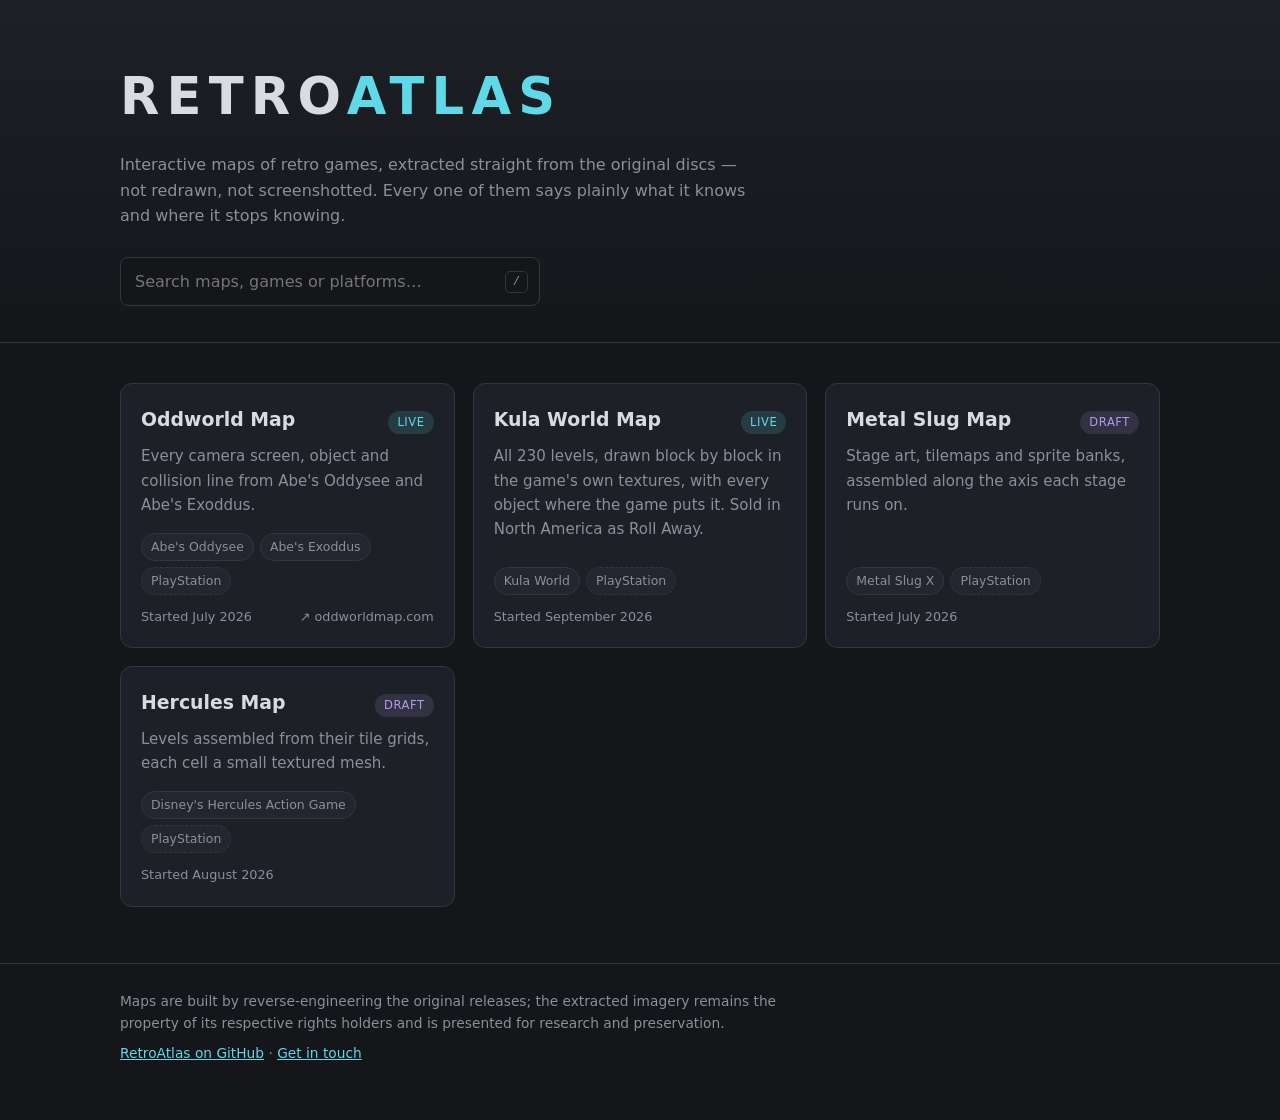
<file: public/index.html>
<!doctype html>
<html lang="en">
  <head>
    <meta charset="utf-8" />
    <meta name="viewport" content="width=device-width, initial-scale=1" />
    <meta name="color-scheme" content="dark" />
    <meta name="theme-color" content="#14161a" />
    <title>RetroAtlas — interactive maps of retro games</title>
    <meta
      name="description"
      content="Interactive maps of retro games, extracted straight from the original discs. Every stage, screen and object, browsable in the open."
    />

    <link rel="icon" href="favicon.svg" type="image/svg+xml" />
    <link rel="canonical" href="https://retroatlas.org/" />

    <meta property="og:type" content="website" />
    <meta property="og:url" content="https://retroatlas.org/" />
    <meta property="og:title" content="RetroAtlas — interactive maps of retro games" />
    <meta
      property="og:description"
      content="Interactive maps of retro games, extracted straight from the original discs."
    />
    <meta property="og:image" content="https://retroatlas.org/og.png" />
    <meta property="og:image:width" content="1200" />
    <meta property="og:image:height" content="630" />
    <meta
      property="og:image:alt"
      content="The RetroAtlas wordmark over the words: mapped from the source."
    />
    <meta name="twitter:card" content="summary_large_image" />

    <link rel="stylesheet" href="css/main.css" />
  </head>
  <body>
    <header>
      <div class="wrap">
        <h1>RETRO<span>ATLAS</span></h1>
        <p class="tagline">
          Interactive maps of retro games, extracted straight from the original discs — not redrawn, not
          screenshotted. Every one of them says plainly what it knows and where it stops knowing.
        </p>
        <div class="find">
          <input
            id="q"
            type="search"
            placeholder="Search maps, games or platforms…"
            autocomplete="off"
            aria-label="Search maps, games or platforms"
          />
          <kbd>/</kbd>
        </div>
      </div>
    </header>

    <main>
      <div class="wrap">
        <p id="count" class="sr" role="status"></p>
        <div id="grid" class="grid"></div>
        <p id="empty" class="empty" hidden>No map matches that.</p>
      </div>
    </main>

    <footer>
      <div class="wrap">
        <p>
          Maps are built by reverse-engineering the original releases; the extracted imagery remains the property
          of its respective rights holders and is presented for research and preservation.
        </p>
        <p><a href="https://github.com/RetroAtlas">RetroAtlas on GitHub</a> · <a id="contact">Get in touch</a></p>
      </div>
    </footer>

    <script type="module" src="js/main.js"></script>
  </body>
</html>
</file>
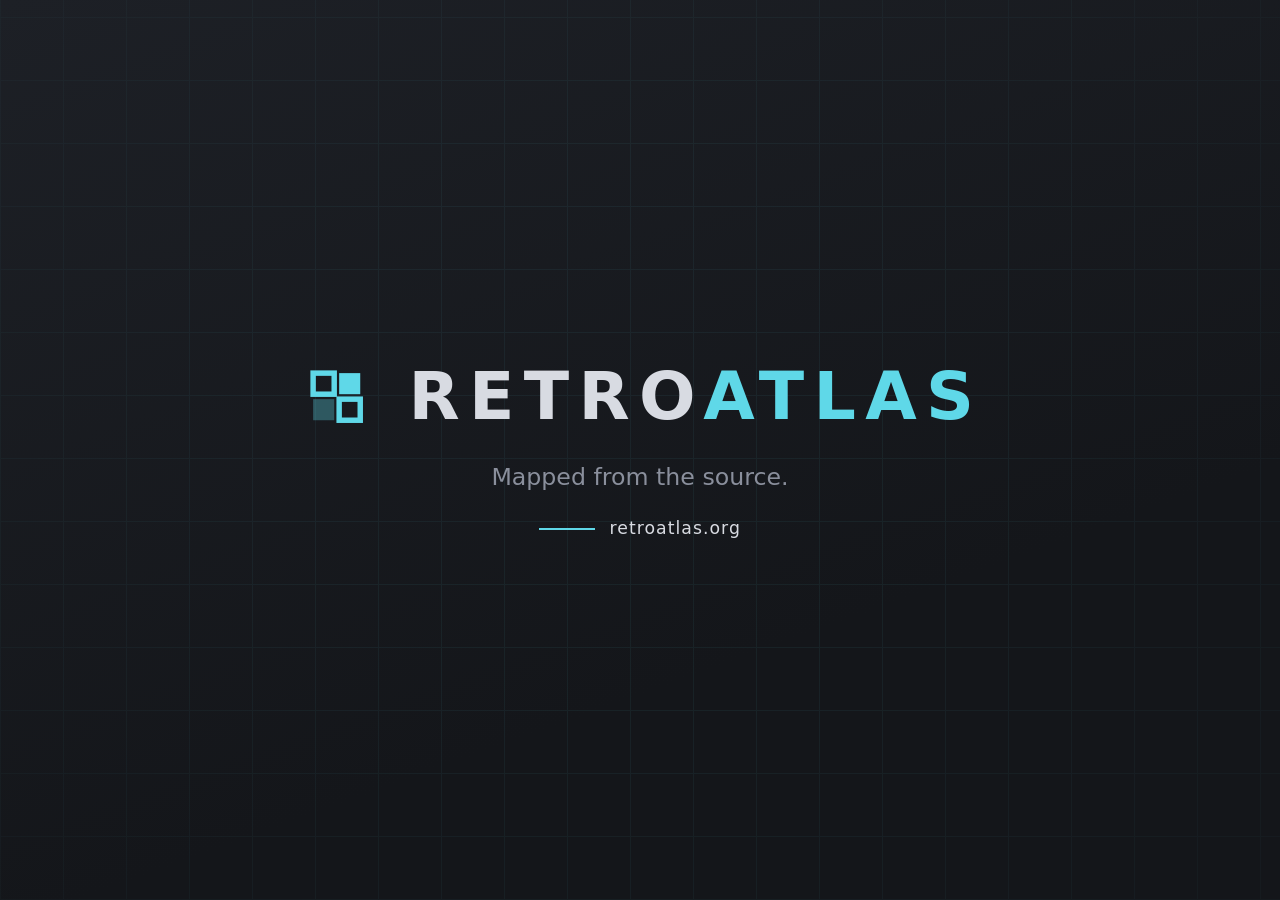
<file: tools/banner.html>
<!doctype html>
<html lang="en">
  <head>
    <meta charset="utf-8" />
    <style>
      :root {
        --bg: #14161a;
        --panel: #1d2026;
        --text: #d8dbe2;
        --dim: #8a8f9c;
        --accent: #5fd8e8;
      }

      * {
        box-sizing: border-box;
      }

      html,
      body {
        margin: 0;
        padding: 0;
        width: 100%;
        height: 100%;
      }

      body {
        display: flex;
        align-items: center;
        justify-content: center;
        overflow: hidden;
        background: linear-gradient(160deg, var(--panel), var(--bg) 68%);
        color: var(--text);
        font: 16px/1.6 ui-sans-serif, system-ui, -apple-system, "Segoe UI", Roboto, sans-serif;
      }

      /* Faint grid, fading out from the centre, so the crop each platform takes still lands on it. */
      body::before {
        content: "";
        position: absolute;
        inset: 0;
        background:
          repeating-linear-gradient(0deg, #5fd8e8 0 1px, transparent 1px 7vh),
          repeating-linear-gradient(90deg, #5fd8e8 0 1px, transparent 1px 7vh);
        opacity: 0.06;
        mask-image: radial-gradient(120% 150% at 50% 50%, #000 20%, transparent 78%);
      }

      .lockup {
        position: relative;
        display: flex;
        flex-direction: column;
        align-items: center;
        text-align: center;
        padding: 0 6vw;
      }

      .top {
        display: flex;
        align-items: center;
        gap: min(3.4vh, 1.8vw);
      }

      .mark {
        width: min(13vh, 6.2vw);
        height: min(13vh, 6.2vw);
        flex: none;
      }

      h1 {
        margin: 0;
        font-size: min(11vh, 5.2vw);
        line-height: 1;
        letter-spacing: 0.14em;
        font-weight: 700;
        text-indent: 0.14em;
      }

      h1 span {
        color: var(--accent);
      }

      p {
        margin: min(3.4vh, 1.9vw) 0 0;
        color: var(--dim);
        font-size: min(3.6vh, 1.85vw);
        line-height: 1.4;
      }

      .foot {
        display: flex;
        align-items: center;
        gap: min(2vh, 1.1vw);
        margin-top: min(3vh, 1.7vw);
      }

      .foot i {
        width: min(9vh, 4.4vw);
        height: 2px;
        background: var(--accent);
      }

      .foot span {
        font-size: min(2.6vh, 1.35vw);
        letter-spacing: 0.06em;
      }
    </style>
  </head>
  <body>
    <div class="lockup">
      <div class="top">
        <svg class="mark" viewBox="0 0 32 32" xmlns="http://www.w3.org/2000/svg">
          <g fill="none" stroke="#5fd8e8" stroke-width="2.2">
            <rect x="6.5" y="6.5" width="8.5" height="8.5" />
            <rect x="17" y="17" width="8.5" height="8.5" />
          </g>
          <rect x="17" y="6.5" width="8.5" height="8.5" fill="#5fd8e8" />
          <rect x="6.5" y="17" width="8.5" height="8.5" fill="#5fd8e8" opacity="0.32" />
        </svg>
        <h1>RETRO<span>ATLAS</span></h1>
      </div>
      <p>Mapped from the source.</p>
      <div class="foot"><i></i><span>retroatlas.org</span></div>
    </div>
  </body>
</html>
</file>
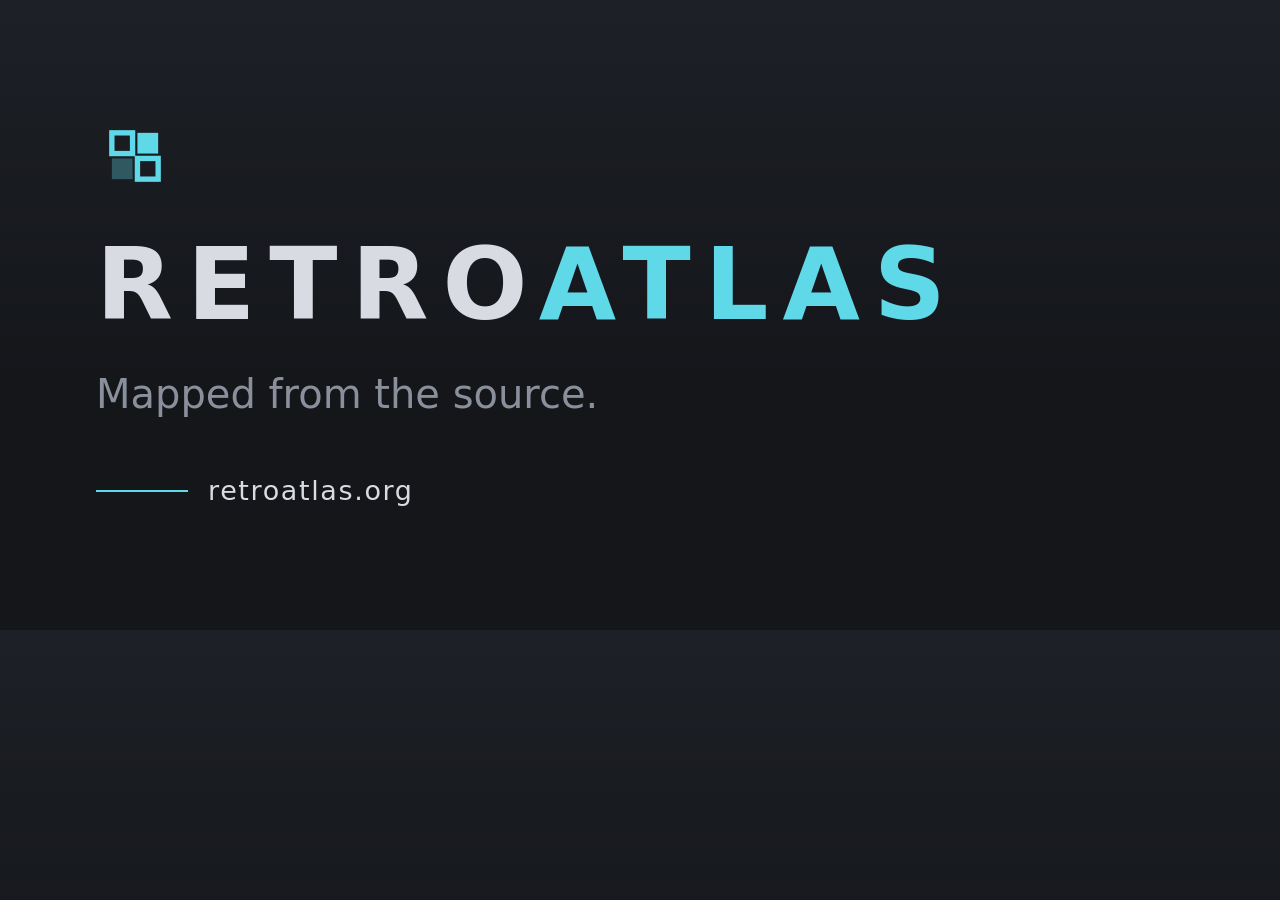
<file: tools/og.html>
<!doctype html>
<html lang="en">
  <head>
    <meta charset="utf-8" />
    <style>
      :root {
        --bg: #14161a;
        --panel: #1d2026;
        --text: #d8dbe2;
        --dim: #8a8f9c;
        --line: #32363f;
        --accent: #5fd8e8;
      }

      * {
        box-sizing: border-box;
      }

      html,
      body {
        margin: 0;
        padding: 0;
      }

      body {
        width: 1200px;
        height: 630px;
        display: flex;
        flex-direction: column;
        justify-content: center;
        padding: 0 96px;
        position: relative;
        overflow: hidden;
        background: linear-gradient(180deg, var(--panel), var(--bg) 62%);
        color: var(--text);
        font: 16px/1.6 ui-sans-serif, system-ui, -apple-system, "Segoe UI", Roboto, sans-serif;
      }

      .mark {
        width: 78px;
        height: 78px;
        margin-bottom: 40px;
      }

      h1 {
        margin: 0;
        font-size: 100px;
        line-height: 1;
        letter-spacing: 0.14em;
        font-weight: 700;
      }

      h1 span {
        color: var(--accent);
      }

      p {
        margin: 30px 0 0;
        color: var(--dim);
        font-size: 40px;
        line-height: 1.45;
      }

      .foot {
        display: flex;
        align-items: center;
        gap: 20px;
        margin-top: 46px;
      }

      .foot i {
        width: 92px;
        height: 2px;
        background: var(--accent);
      }

      .foot span {
        color: var(--text);
        font-size: 27px;
        letter-spacing: 0.06em;
      }
    </style>
  </head>
  <body>
    <svg class="mark" viewBox="0 0 32 32" xmlns="http://www.w3.org/2000/svg">
      <g fill="none" stroke="#5fd8e8" stroke-width="2.2">
        <rect x="6.5" y="6.5" width="8.5" height="8.5" />
        <rect x="17" y="17" width="8.5" height="8.5" />
      </g>
      <rect x="17" y="6.5" width="8.5" height="8.5" fill="#5fd8e8" />
      <rect x="6.5" y="17" width="8.5" height="8.5" fill="#5fd8e8" opacity="0.32" />
    </svg>

    <h1>RETRO<span>ATLAS</span></h1>
    <p>Mapped from the source.</p>
    <div class="foot"><i></i><span>retroatlas.org</span></div>
  </body>
</html>
</file>
<file: public/css/main.css>
:root {
  --bg: #14161a;
  --panel: #1d2026;
  --panel2: #23262e;
  --text: #d8dbe2;
  --dim: #8a8f9c;
  --line: #32363f;
  --accent-rgb: 95, 216, 232;
  --accent: rgb(var(--accent-rgb));
  --shadow: 0 4px 18px rgba(0, 0, 0, 0.5);
  --wrap: 1080px;
}

* {
  box-sizing: border-box;
}

body {
  margin: 0;
  background: var(--bg);
  color: var(--text);
  font: 16px/1.6 ui-sans-serif, system-ui, -apple-system, "Segoe UI", Roboto, sans-serif;
  -webkit-text-size-adjust: 100%;
}

.wrap {
  width: 100%;
  max-width: var(--wrap);
  margin: 0 auto;
  padding: 0 20px;
}

header {
  border-bottom: 1px solid var(--line);
  background: linear-gradient(180deg, var(--panel), var(--bg));
  padding: 56px 0 36px;
}

h1 {
  margin: 0;
  font-size: clamp(2rem, 6vw, 3.2rem);
  letter-spacing: 0.14em;
  font-weight: 700;
}

h1 span {
  color: var(--accent);
}

.tagline {
  max-width: 62ch;
  margin: 14px 0 0;
  color: var(--dim);
}

.find {
  position: relative;
  max-width: 420px;
  margin-top: 28px;
}

.find input {
  width: 100%;
  padding: 11px 42px 11px 14px;
  border: 1px solid var(--line);
  border-radius: 8px;
  background: var(--bg);
  color: var(--text);
  font: inherit;
}

.find input:focus {
  outline: none;
  border-color: var(--accent);
  box-shadow: 0 0 0 3px rgba(var(--accent-rgb), 0.16);
}

.find kbd {
  position: absolute;
  top: 50%;
  right: 12px;
  transform: translateY(-50%);
  padding: 1px 7px;
  border: 1px solid var(--line);
  border-radius: 5px;
  color: var(--dim);
  font: 12px/1.5 ui-monospace, monospace;
  pointer-events: none;
}

.find input:focus + kbd {
  opacity: 0;
}

.find input:disabled {
  opacity: 0.5;
}

main {
  padding: 40px 0 24px;
}

.grid {
  display: grid;
  gap: 18px;
  grid-template-columns: repeat(auto-fill, minmax(300px, 1fr));
}

.card {
  display: flex;
  flex-direction: column;
  padding: 20px;
  border: 1px solid var(--line);
  border-radius: 12px;
  background: var(--panel);
  color: inherit;
  text-decoration: none;
  transition: border-color 0.15s, transform 0.15s, box-shadow 0.15s;
}

a.card:hover,
a.card:focus-visible {
  border-color: var(--accent);
  transform: translateY(-2px);
  box-shadow: var(--shadow);
  outline: none;
}

.card-top {
  display: flex;
  align-items: baseline;
  justify-content: space-between;
  gap: 10px;
}

.card h2 {
  margin: 0;
  font-size: 1.18rem;
}

.card .blurb {
  margin: 10px 0 16px;
  color: var(--dim);
  font-size: 0.94rem;
}

.chips {
  display: flex;
  flex-wrap: wrap;
  gap: 6px;
  margin-top: auto;
}

.chip {
  padding: 3px 9px;
  border: 1px solid var(--line);
  border-radius: 999px;
  background: var(--panel2);
  color: var(--dim);
  font-size: 0.78rem;
  white-space: nowrap;
}

.chip.platform {
  border-style: dashed;
}

.status {
  flex: none;
  padding: 2px 9px;
  border-radius: 999px;
  font-size: 0.72rem;
  letter-spacing: 0.05em;
  text-transform: uppercase;
}

.status.live {
  background: rgba(var(--accent-rgb), 0.15);
  color: var(--accent);
}

.status.in-progress {
  background: rgba(232, 163, 61, 0.15);
  color: #e8a33d;
}

.status.draft {
  background: rgba(176, 156, 232, 0.15);
  color: #b09ce8;
}

.status.planned {
  background: var(--panel2);
  color: var(--dim);
}

.card-foot {
  display: flex;
  flex-wrap: wrap;
  gap: 4px 12px;
  margin-top: 12px;
  color: var(--dim);
  font-size: 0.8rem;
}

.offsite {
  margin-left: auto;
}

.empty {
  padding: 28px 0;
  color: var(--dim);
}

.sr {
  position: absolute;
  width: 1px;
  height: 1px;
  overflow: hidden;
  clip-path: inset(50%);
  white-space: nowrap;
}

footer {
  margin-top: 32px;
  padding: 26px 0 48px;
  border-top: 1px solid var(--line);
  color: var(--dim);
  font-size: 0.86rem;
}

footer p {
  max-width: 78ch;
  margin: 0 0 8px;
}

a {
  color: var(--accent);
}

@media (prefers-reduced-motion: reduce) {
  .card {
    transition: none;
  }

  a.card:hover,
  a.card:focus-visible {
    transform: none;
  }
}
</file>
